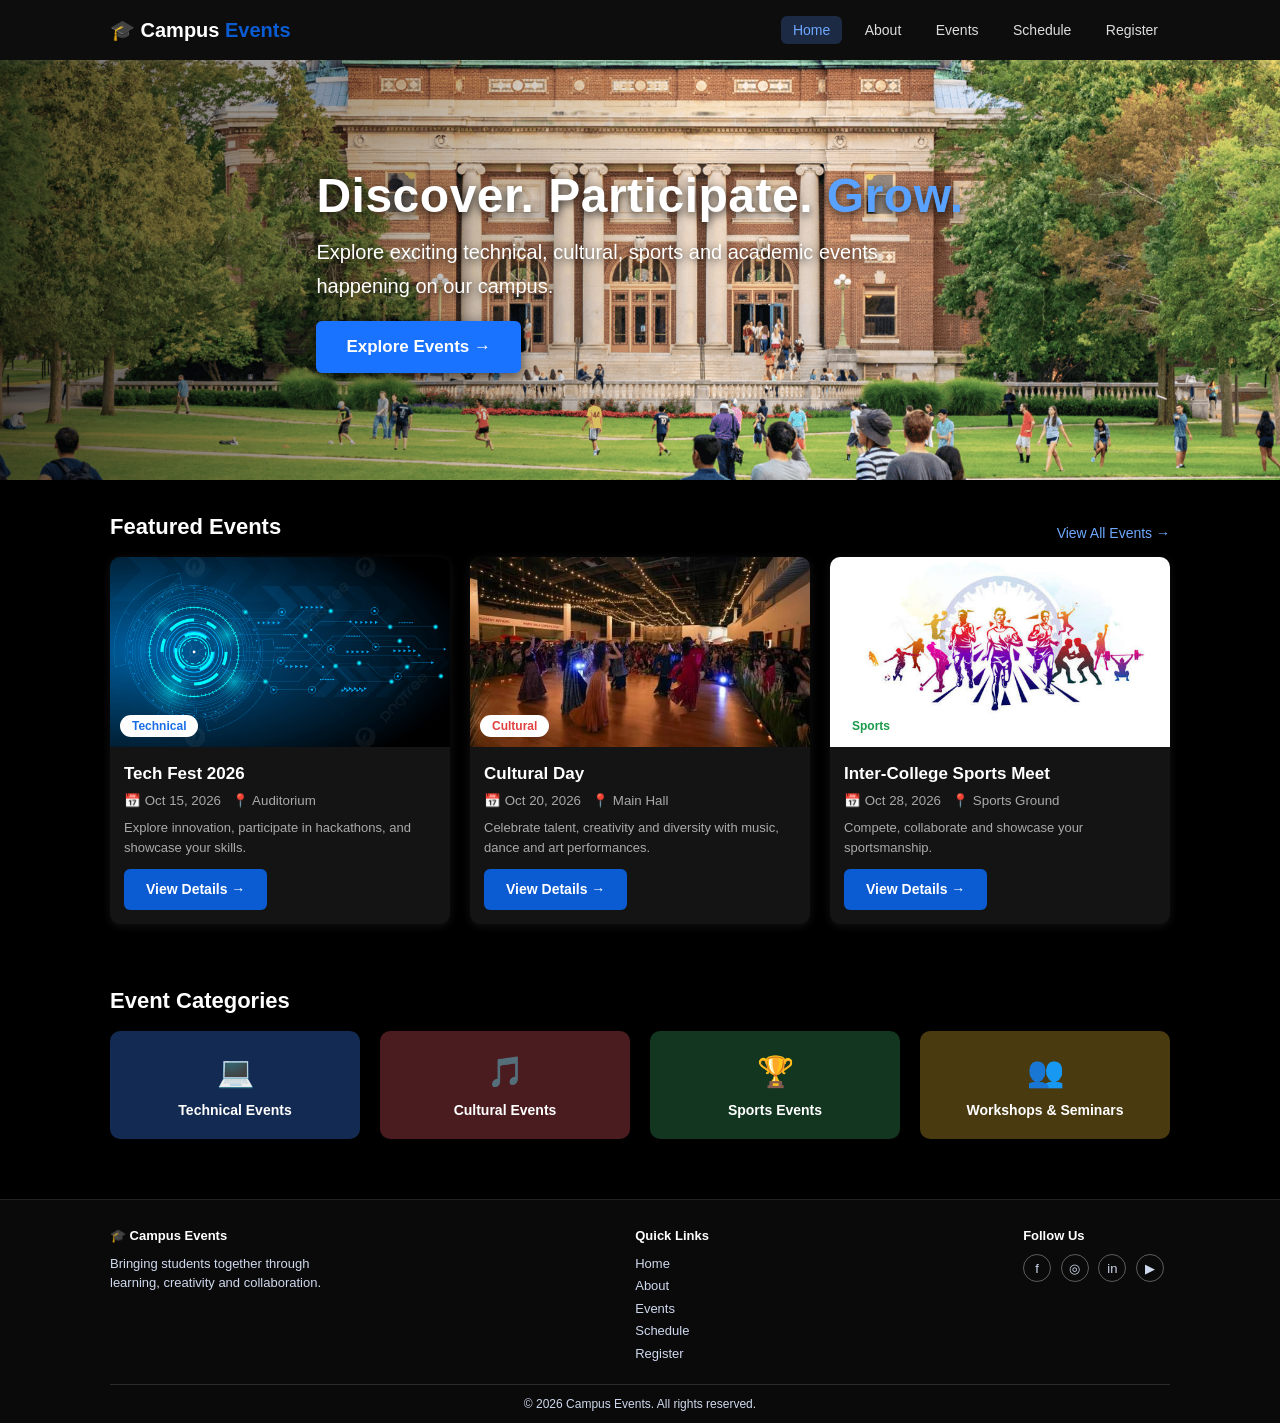
<file: Doodle Assesment-1/campus-events/index.html>
<!DOCTYPE html>
<html lang="en">

<head>
    <meta charset="UTF-8">
    <meta name="viewport" content="width=device-width, initial-scale=1">

    <title>Home | Campus Events</title>

    <link rel="stylesheet" href="style.css">
</head>

<body>

    <!-- Header and Navigation -->
    <header>
        <div class="wrap">

            <a class="logo" href="index.html">
                🎓 Campus <span>Events</span>
            </a>

            <nav>
                <a href="index.html" class="active">Home</a>
                <a href="about.html">About</a>
                <a href="events.html">Events</a>
                <a href="schedule.html">Schedule</a>
                <a href="register.html">Register</a>
            </nav>

        </div>
    </header>

    <!-- Home Banner -->
    <div class="hero home">
        <div class="wrap">

            <h1>
                Discover. Participate. <b>Grow.</b>
            </h1>

            <p>
                Explore exciting technical, cultural, sports and academic
                events happening on our campus.
            </p>

            <a class="btn" href="events.html">
                Explore Events →
            </a>

        </div>
    </div>

    <!-- Featured Events Section -->
    <section>
        <div class="wrap">

            <div class="row">
                <h2>Featured Events</h2>

                <a href="events.html">
                    View All Events →
                </a>
            </div>

            <div class="grid g3">

                <!-- Tech Fest 2026 -->
                <div class="card">

                    <div class="img i1">
                        <span class="tag t-tech">Technical</span>
                    </div>

                    <div class="body">

                        <h3>Tech Fest 2026</h3>

                        <small>
                            📅 Oct 15, 2026 &nbsp; 📍 Auditorium
                        </small>

                        <p>
                            Explore innovation, participate in hackathons,
                            and showcase your skills.
                        </p>

                        <a class="btn" href="event-details.html#techfest">
                            View Details →
                        </a>

                    </div>
                </div>

                <!-- Cultural Day -->
                <div class="card">

                    <div class="img i2">
                        <span class="tag t-cult">Cultural</span>
                    </div>

                    <div class="body">

                        <h3>Cultural Day</h3>

                        <small>
                            📅 Oct 20, 2026 &nbsp; 📍 Main Hall
                        </small>

                        <p>
                            Celebrate talent, creativity and diversity
                            with music, dance and art performances.
                        </p>

                        <a class="btn" href="event-details.html#cultural">
                            View Details →
                        </a>

                    </div>
                </div>

                <!-- Inter-College Sports Meet -->
                <div class="card">

                    <div class="img i3">
                        <span class="tag t-sport">Sports</span>
                    </div>

                    <div class="body">

                        <h3>Inter-College Sports Meet</h3>

                        <small>
                            📅 Oct 28, 2026 &nbsp; 📍 Sports Ground
                        </small>

                        <p>
                            Compete, collaborate and showcase your
                            sportsmanship.
                        </p>

                        <a class="btn" href="event-details.html#sports">
                            View Details →
                        </a>

                    </div>
                </div>

            </div>
        </div>
    </section>

    <!-- Event Categories Section -->
    <section>
        <div class="wrap">

            <h2>Event Categories</h2>

            <div class="grid g4">

                <div class="tile b1">
                    <span class="ic">💻</span>
                    Technical Events
                </div>

                <div class="tile b2">
                    <span class="ic">🎵</span>
                    Cultural Events
                </div>

                <div class="tile b3">
                    <span class="ic">🏆</span>
                    Sports Events
                </div>

                <div class="tile b4">
                    <span class="ic">👥</span>
                    Workshops &amp; Seminars
                </div>

            </div>
        </div>
    </section>

    <!-- Footer -->
    <footer>
        <div class="wrap">

            <div class="fcols">

                <!-- Website Information -->
                <div>
                    <h4>🎓 Campus Events</h4>

                    <p>
                        Bringing students together through<br>
                        learning, creativity and collaboration.
                    </p>
                </div>

                <!-- Quick Links -->
                <div>
                    <h4>Quick Links</h4>

                    <ul>
                        <li>
                            <a href="index.html">Home</a>
                        </li>

                        <li>
                            <a href="about.html">About</a>
                        </li>

                        <li>
                            <a href="events.html">Events</a>
                        </li>

                        <li>
                            <a href="schedule.html">Schedule</a>
                        </li>

                        <li>
                            <a href="register.html">Register</a>
                        </li>
                    </ul>
                </div>

                <!-- Social Media Links -->
                <div class="social">
                    <h4>Follow Us</h4>

                    <a href="#">f</a>
                    <a href="#">◎</a>
                    <a href="#">in</a>
                    <a href="#">▶</a>
                </div>

            </div>

            <p class="copy">
                © 2026 Campus Events. All rights reserved.
            </p>

        </div>
    </footer>

</body>
</html>
</file>
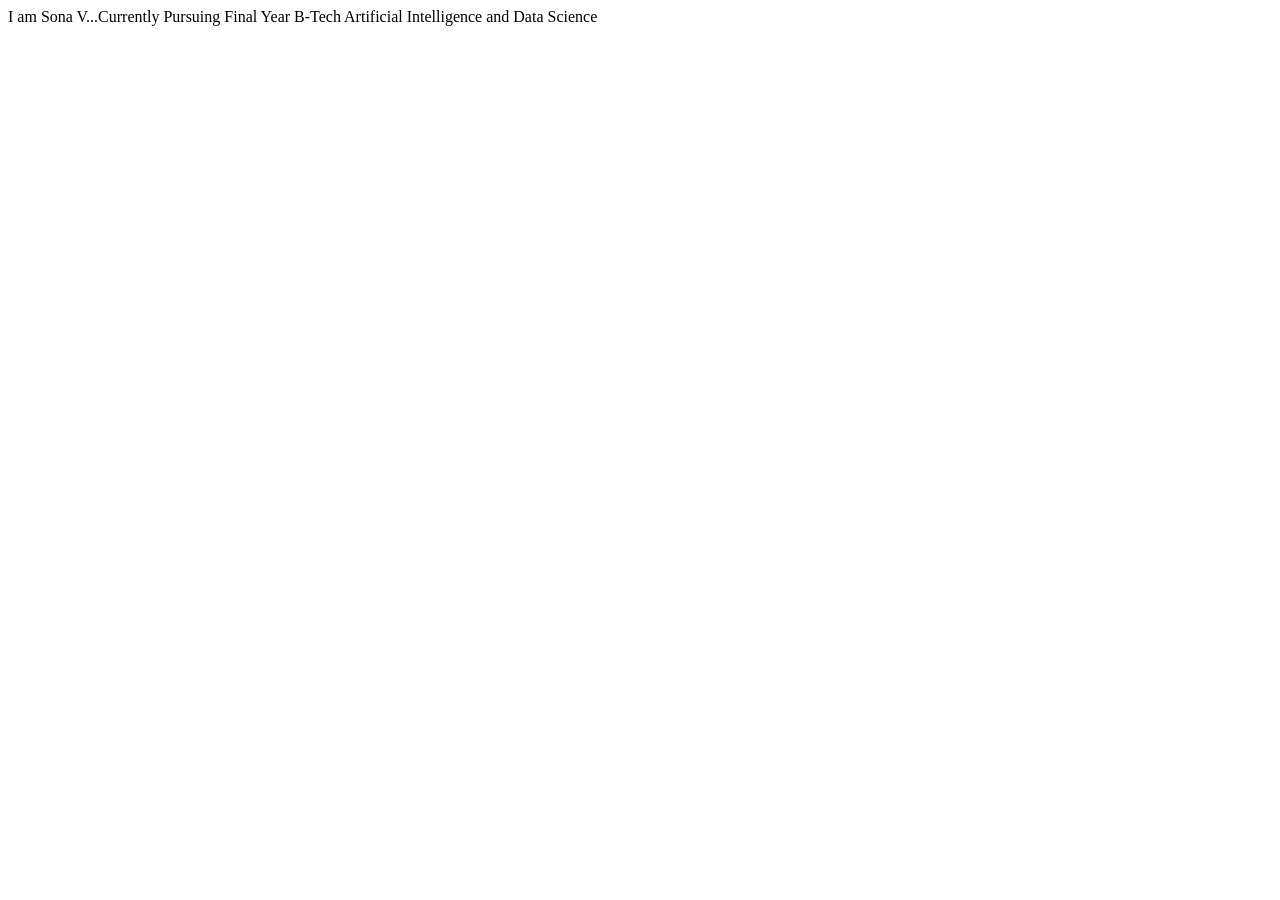
<file: Html/about.html>
<html lang=""en">
<head>
    <meta charset="UTF-8">
    <meta name="viewport" content=""width=device-width,initial-scale=1.0">
    <meta name="description" content="ID CARD">
    <title>About</title>
    <main><p>I am Sona V...Currently Pursuing Final Year B-Tech Artificial Intelligence and Data Science
    </p></main>
</file>
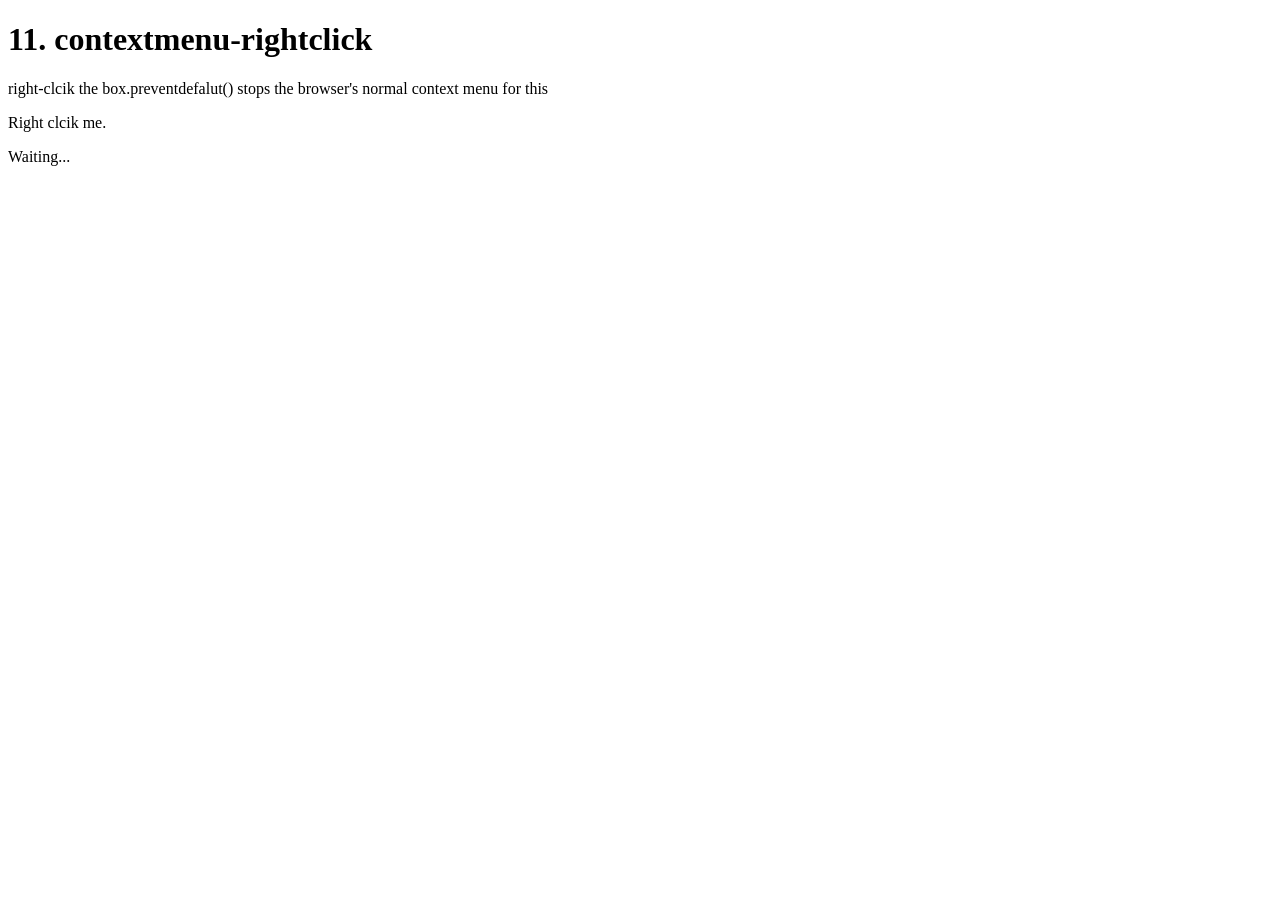
<file: Html/contextmenu.html>
<!DOCTYPE html>
<html lang="en">
     <body>
    <h1>11. contextmenu-rightclick</h1>
    <p>right-clcik the box.preventdefalut() stops the browser's normal context menu for this</p>
    <div id="target" class="box">Right clcik me.<br>
    </div>
    <p id="result" class="result">Waiting...</p>
    <script>
        const target=document.querySelector("#target");
        const result=document.querySelector("#result");

        target.addEventListener("contextmenu",(event) =>{
            event.preventDefault();
           result.textContent="custom right-click action";
           target.ddtyle.backgroundColor="#e9d5ff";
        });
    </script>
</body>
</html>
</file>
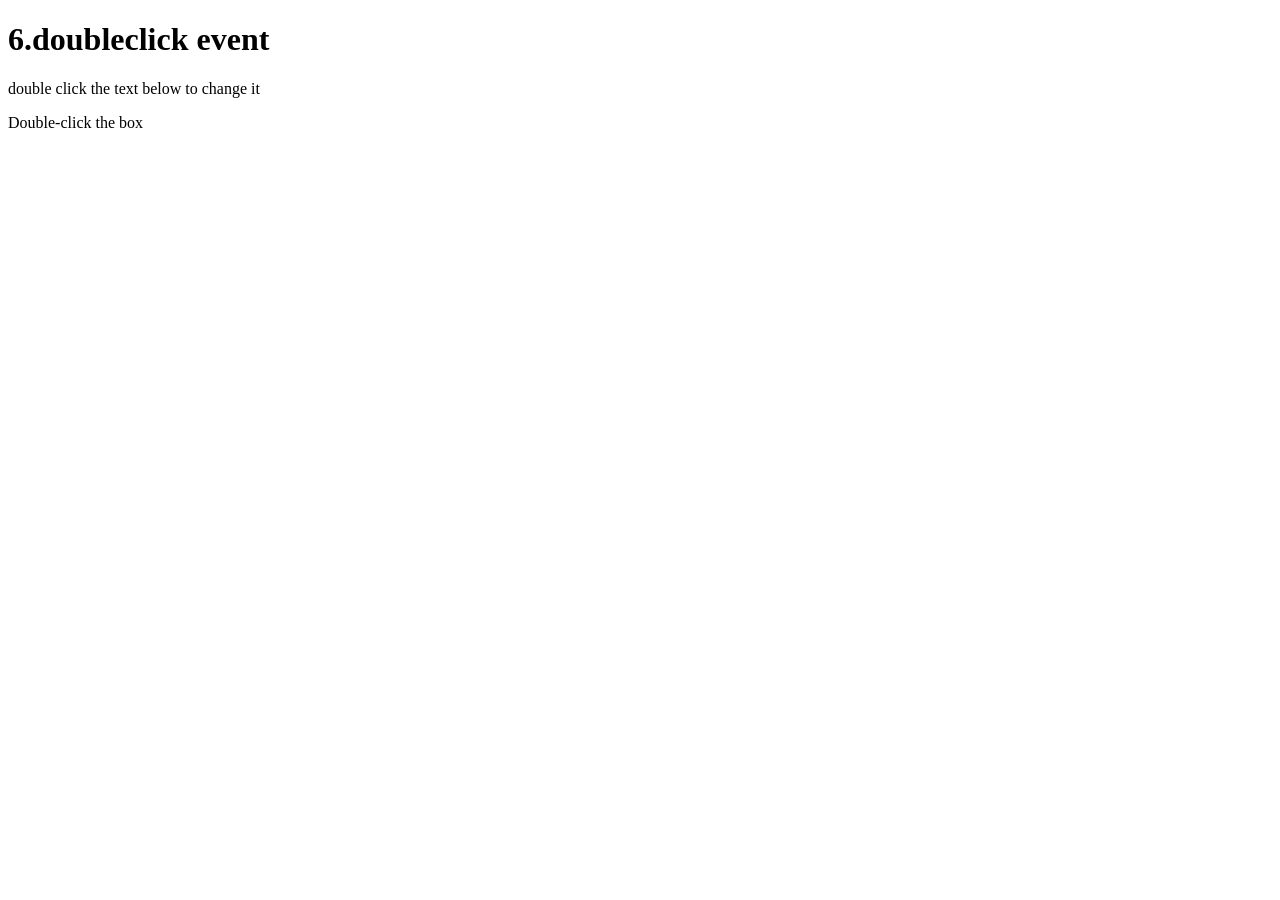
<file: Html/doubleclick.html>
<!DOCTYPE html>
</head><body>
    <h1>6.doubleclick event </h1>
    <p> double click the text below to change it</p>
    <p id="target" class="box">Double-click the box</p>
     <script>
        const target=document.querySelector("#target");
        target.addEventListerner("dblclick",()=>{
            target.textContent="you double clcked the box!";
            target.style.backgroundColor="#bbf7d0";
        });
     </script>
</body>
</file>
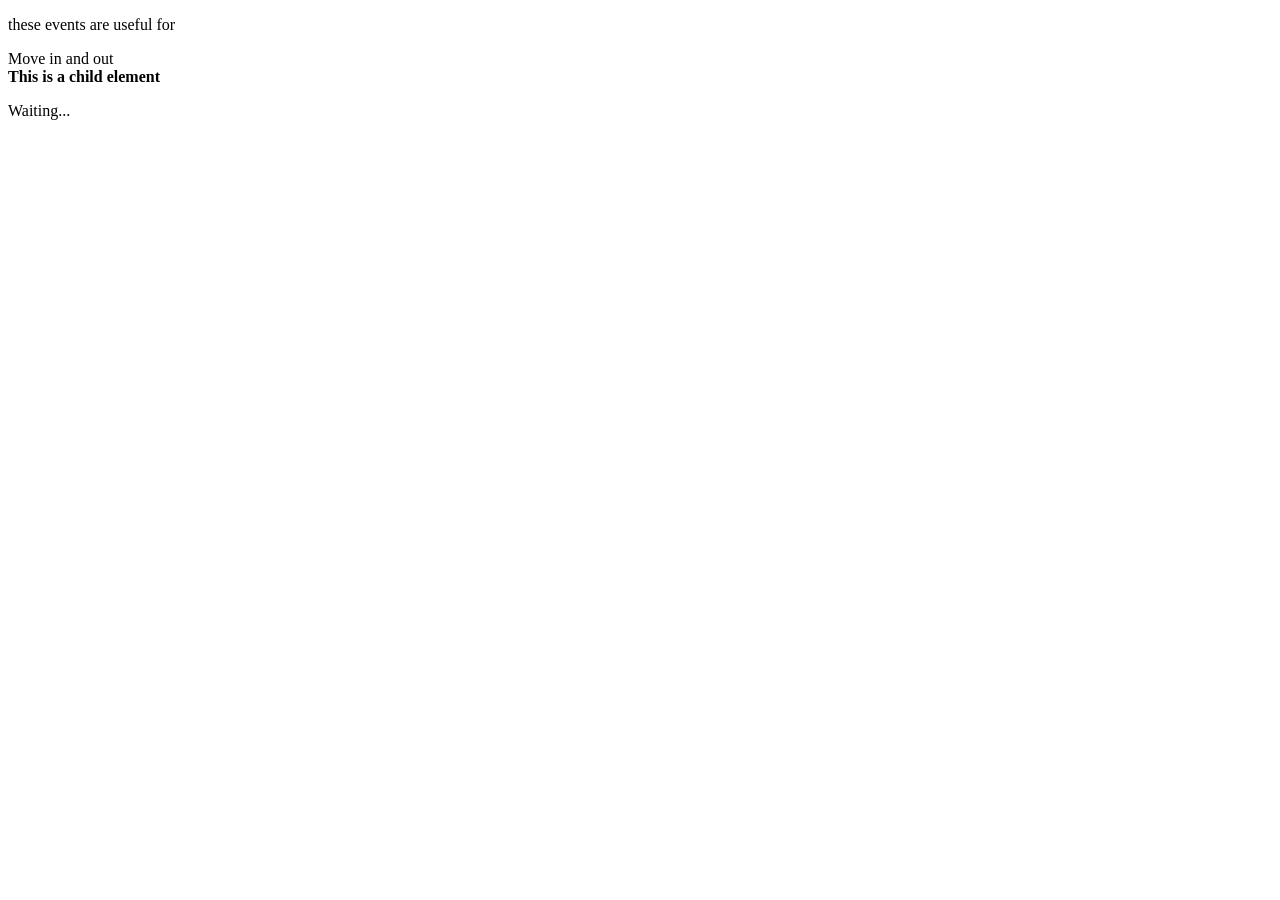
<file: Html/menterleave.html>
<!DOCTYPE html>
<body>
    <p>these events are useful for </p>
    <div id="target" class="box">Move in and out</div> 
    <strong>This is a child element</strong>
</div>
<p id="result" class="result">Waiting...</p>
<script>
    const target=document.querySelector("#target");
    const result=document.querySelector("#result");
    target.addEventListener("mousenter",() =>{
            target.style.backgroundColor="#bbf7d0";
            result.textContent="mouseenter:pointer entered the box";
        });
    target.addEventListener("mouseleave",() =>{
            target.style.backgroundColor="#dbefe";
            result.textContent="mouseleave:pointer left the box";
        });
</script>
</body>
</file>
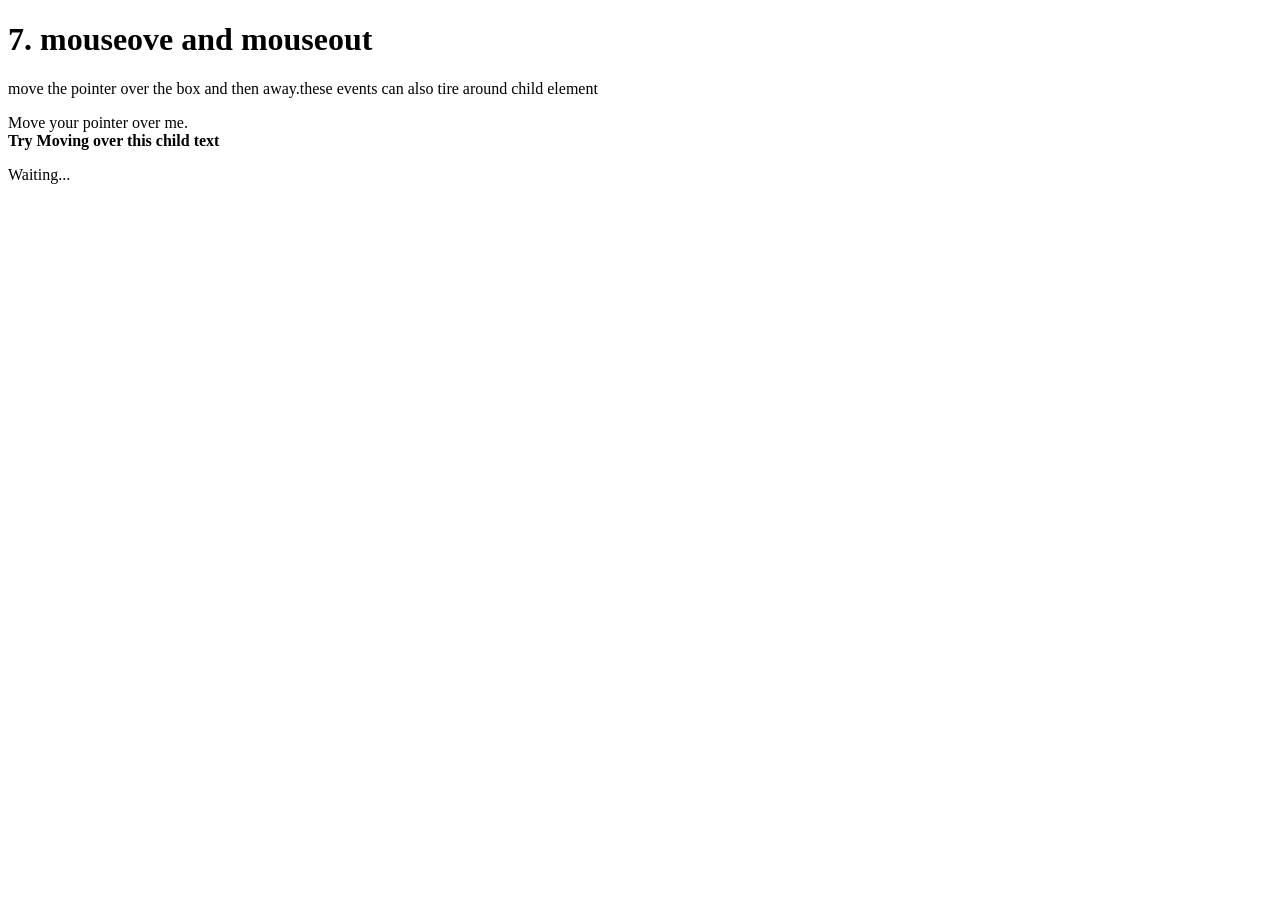
<file: Html/moverout.html>
<!DOCTYPE html>
<html lang="en">
     <body>
    <h1>7. mouseove and mouseout</h1>
    <p>move the pointer over the box and then away.these events can also tire around child element</p>
    <div id="target" class="box">Move your pointer over me.<br>
        <strong>Try Moving over this child text</strong>
    </div>
    <p id="result" class="result">Waiting...</p>
    <script>
        const target=document.querySelector("#target");
        const result=document.querySelector("#result");

        target.addEventListener("mouseover",() =>{
            target.style.backgroundColor="#fed7aa";
            result.textContent="mouseover fired";
        })
    </script>
</body>
</html>
</file>
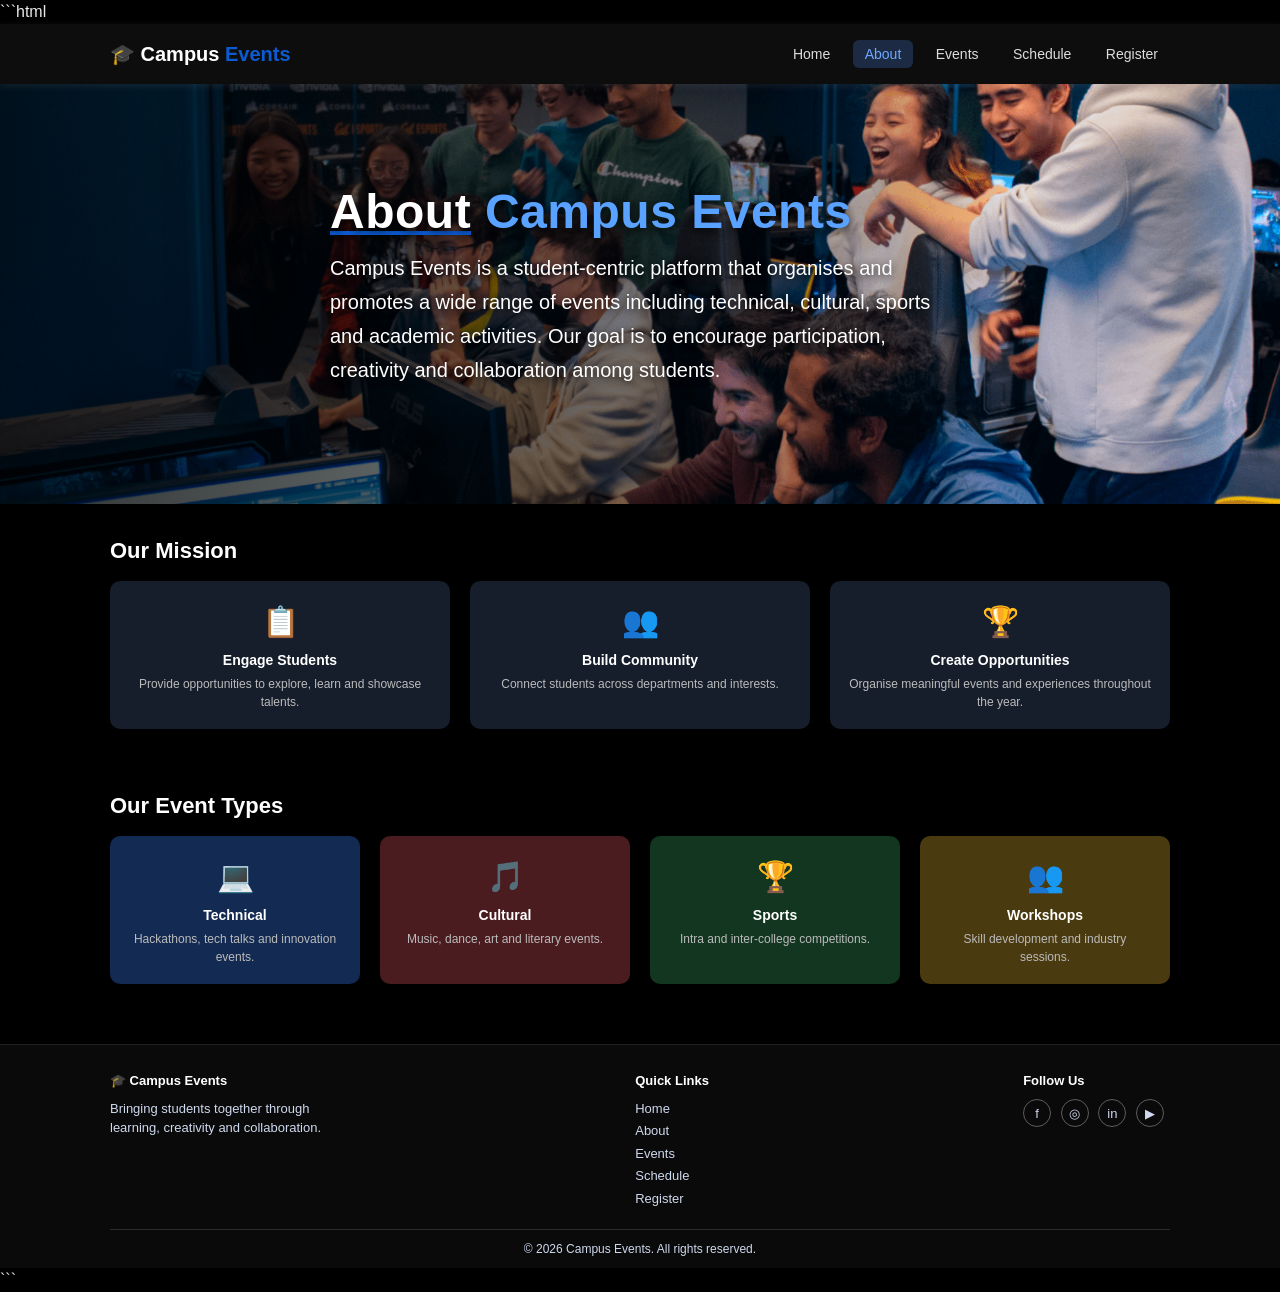
<file: Doodle Assesment-1/campus-events/about.html>
```html
<!DOCTYPE html>
<html lang="en">
<head>
    <meta charset="UTF-8">
    <meta name="viewport" content="width=device-width, initial-scale=1">
    <title>About | Campus Events</title>
    <link rel="stylesheet" href="style.css">
</head>
<body>

    <!-- Header -->
    <header>
        <div class="wrap">
            <a class="logo" href="index.html">
                🎓 Campus <span>Events</span>
            </a>

            <nav>
                <a href="index.html">Home</a>
                <a href="about.html" class="active">About</a>
                <a href="events.html">Events</a>
                <a href="schedule.html">Schedule</a>
                <a href="register.html">Register</a>
            </nav>
        </div>
    </header>

    <!-- About Hero Section -->
    <div class="hero small about">
        <div class="wrap">
            <h1 style="font-size:28px">
                <u style="text-decoration-color:#0b5bd3">About</u>
                <b>Campus Events</b>
            </h1>

            <p>
                Campus Events is a student-centric platform that organises
                and promotes a wide range of events including technical,
                cultural, sports and academic activities. Our goal is to
                encourage participation, creativity and collaboration
                among students.
            </p>
        </div>
    </div>

    <!-- Our Mission Section -->
    <section class="mission">
        <div class="wrap">
            <h2>Our Mission</h2>

            <div class="grid g3">

                <div class="tile">
                    <span class="ic">📋</span>
                    Engage Students
                    <p>
                        Provide opportunities to explore, learn and
                        showcase talents.
                    </p>
                </div>

                <div class="tile">
                    <span class="ic">👥</span>
                    Build Community
                    <p>
                        Connect students across departments and interests.
                    </p>
                </div>

                <div class="tile">
                    <span class="ic">🏆</span>
                    Create Opportunities
                    <p>
                        Organise meaningful events and experiences
                        throughout the year.
                    </p>
                </div>

            </div>
        </div>
    </section>

    <!-- Our Event Types Section -->
    <section>
        <div class="wrap">
            <h2>Our Event Types</h2>

            <div class="grid g4">

                <div class="tile b1">
                    <span class="ic">💻</span>
                    Technical
                    <p>
                        Hackathons, tech talks and innovation events.
                    </p>
                </div>

                <div class="tile b2">
                    <span class="ic">🎵</span>
                    Cultural
                    <p>
                        Music, dance, art and literary events.
                    </p>
                </div>

                <div class="tile b3">
                    <span class="ic">🏆</span>
                    Sports
                    <p>
                        Intra and inter-college competitions.
                    </p>
                </div>

                <div class="tile b4">
                    <span class="ic">👥</span>
                    Workshops
                    <p>
                        Skill development and industry sessions.
                    </p>
                </div>

            </div>
        </div>
    </section>

    <!-- Footer -->
    <footer>
        <div class="wrap">
            <div class="fcols">

                <!-- Website Description -->
                <div>
                    <h4>🎓 Campus Events</h4>
                    <p>
                        Bringing students together through<br>
                        learning, creativity and collaboration.
                    </p>
                </div>

                <!-- Quick Links -->
                <div>
                    <h4>Quick Links</h4>
                    <ul>
                        <li><a href="index.html">Home</a></li>
                        <li><a href="about.html">About</a></li>
                        <li><a href="events.html">Events</a></li>
                        <li><a href="schedule.html">Schedule</a></li>
                        <li><a href="register.html">Register</a></li>
                    </ul>
                </div>

                <!-- Social Media Links -->
                <div class="social">
                    <h4>Follow Us</h4>
                    <a href="#">f</a>
                    <a href="#">◎</a>
                    <a href="#">in</a>
                    <a href="#">▶</a>
                </div>

            </div>

            <!-- Copyright -->
            <p class="copy">
                © 2026 Campus Events. All rights reserved.
            </p>
        </div>
    </footer>

</body>
</html>
```
</file>
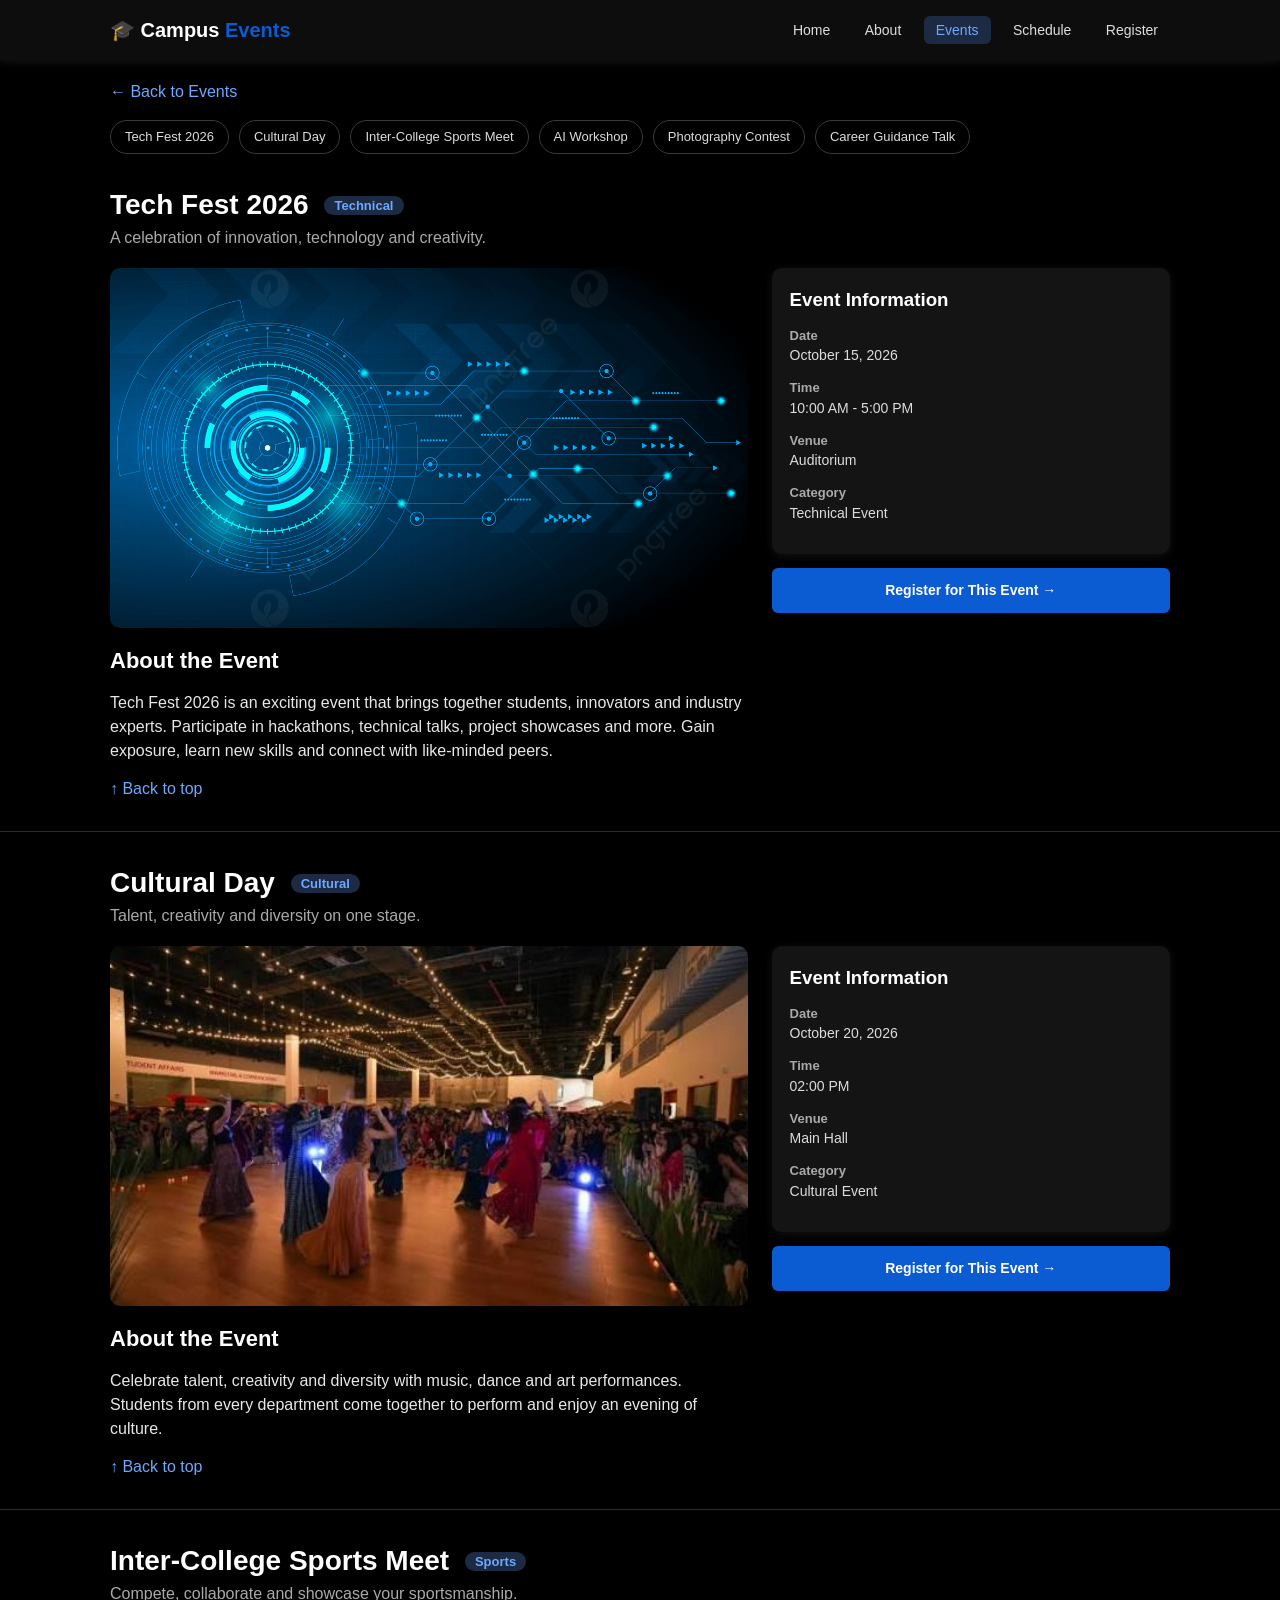
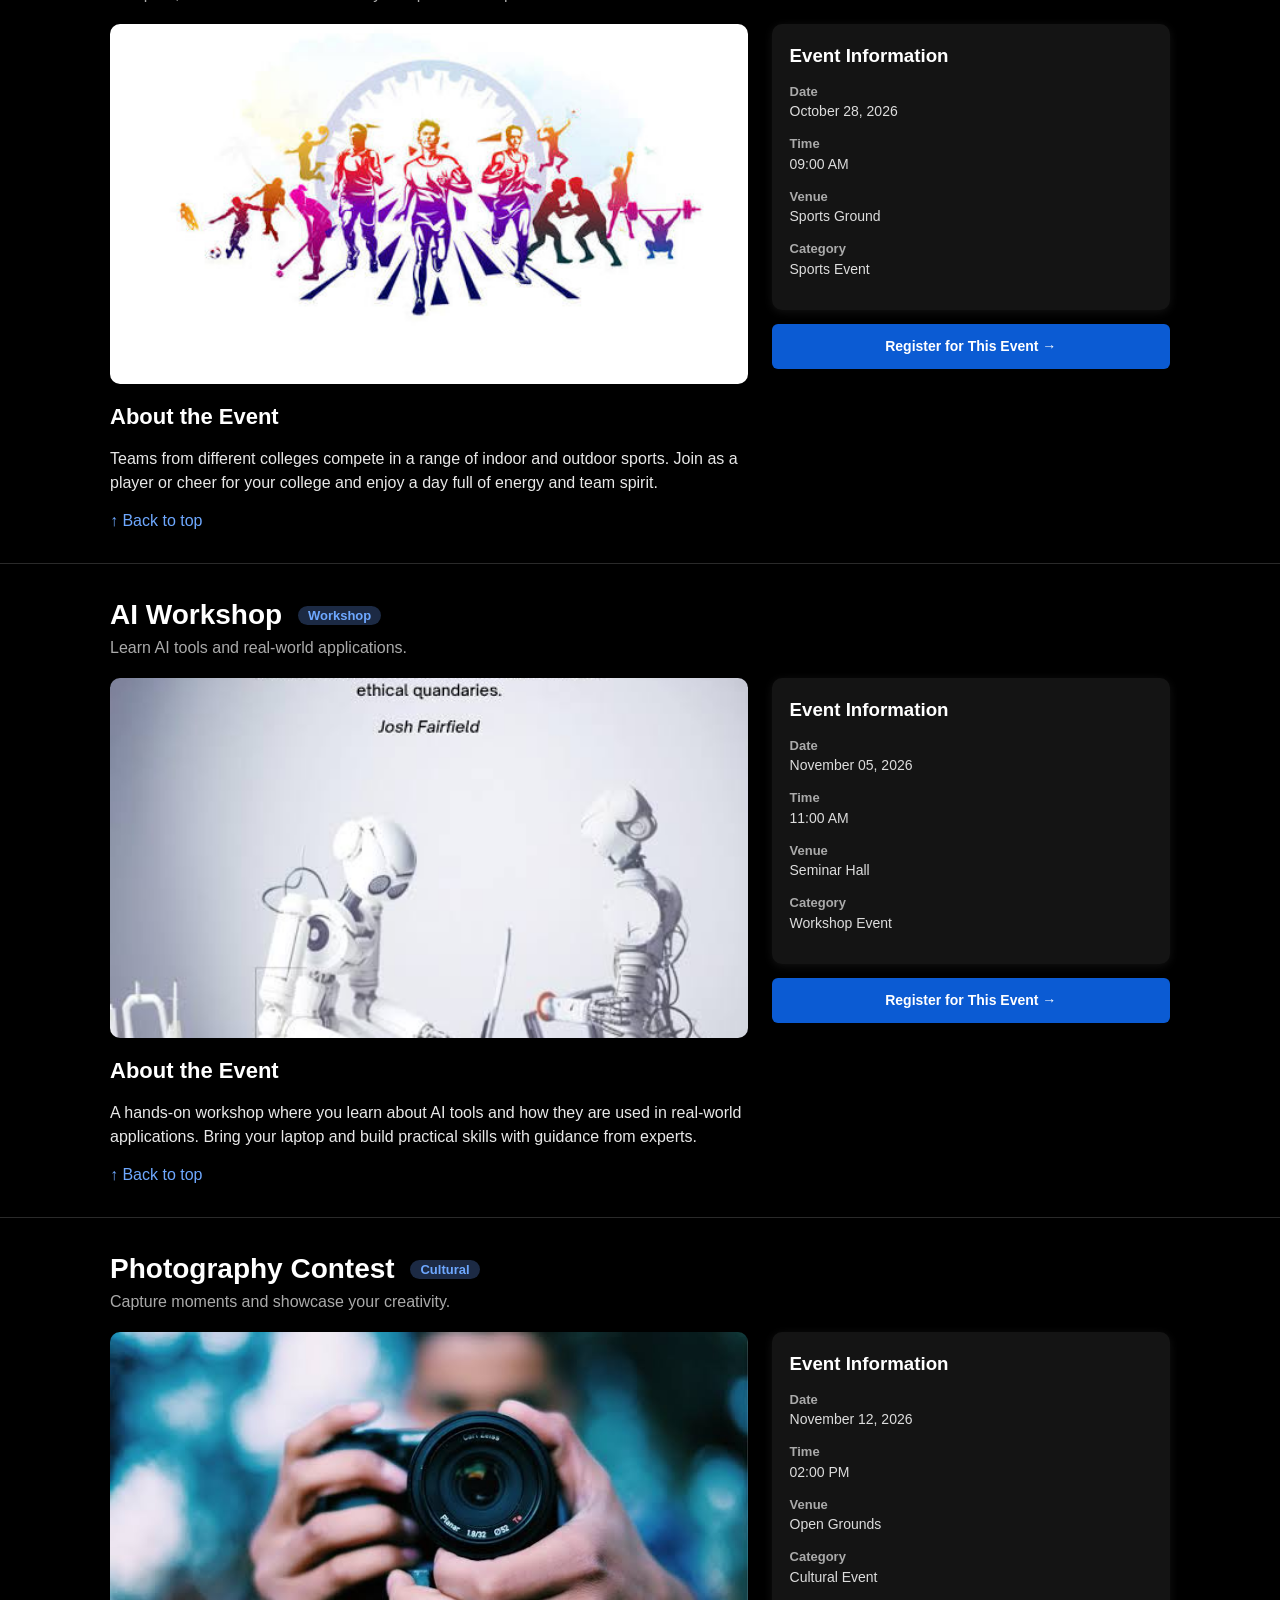
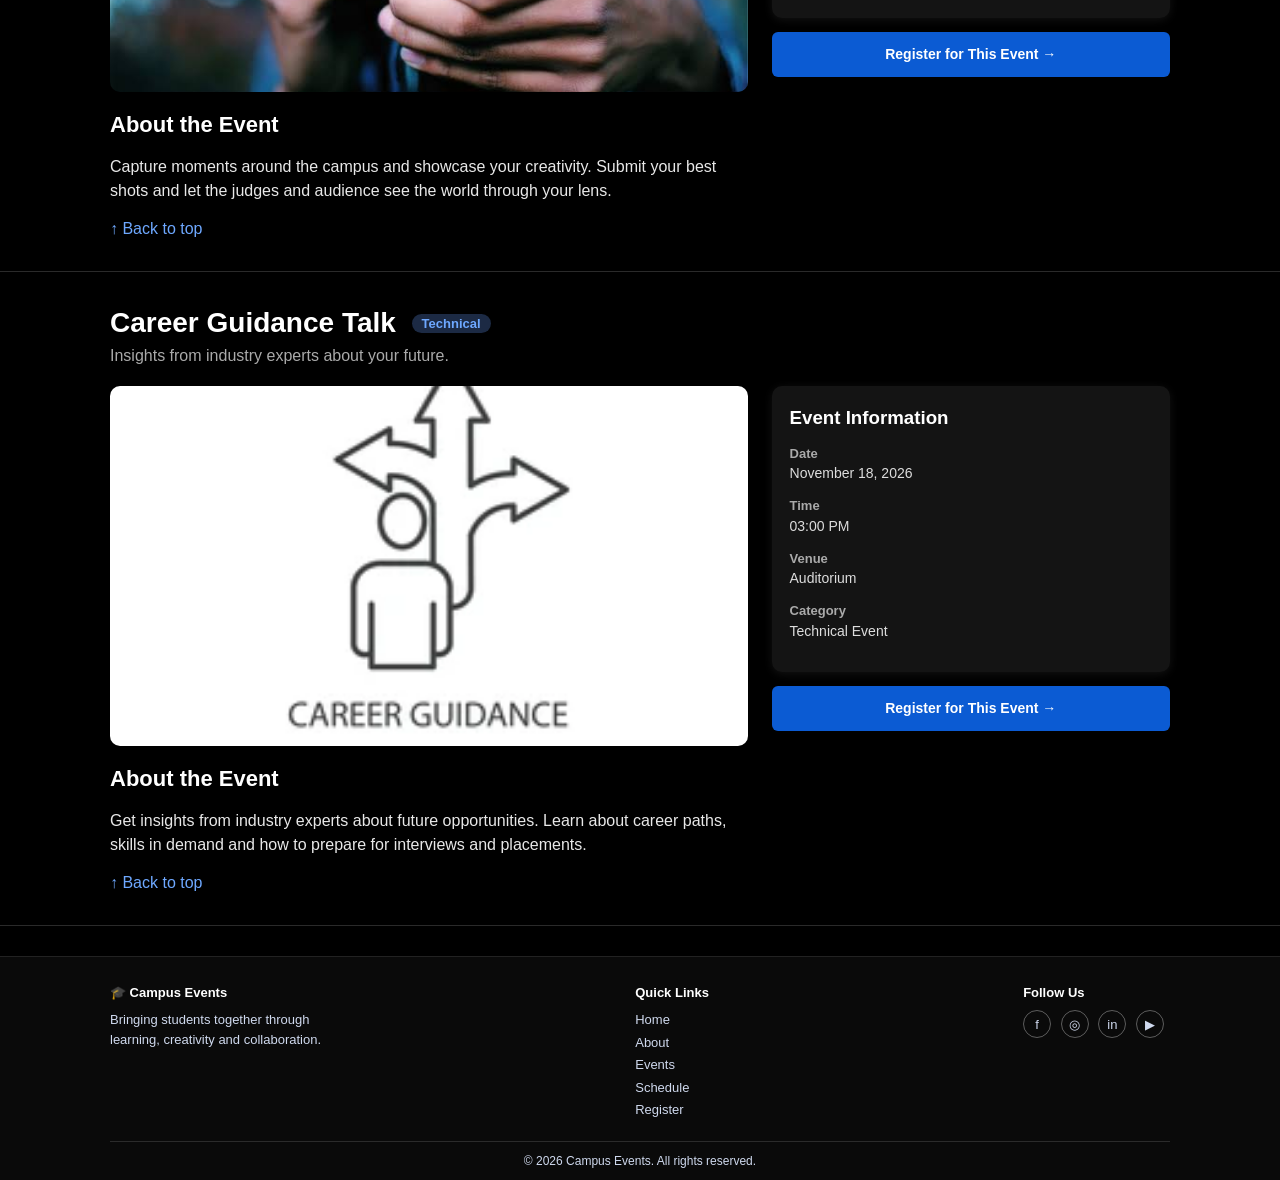
<file: Doodle Assesment-1/campus-events/event-details.html>
<!DOCTYPE html>
<html lang="en">

<head>
    <meta charset="UTF-8">
    <meta name="viewport" content="width=device-width, initial-scale=1">
    <title>Event Details | Campus Events</title>
    <link rel="stylesheet" href="style.css">
</head>

<body id="top">

    <!-- Header -->
    <header>
        <div class="wrap">

            <a class="logo" href="index.html">
                🎓 Campus <span>Events</span>
            </a>

            <nav>
                <a href="index.html">Home</a>
                <a href="about.html">About</a>
                <a href="events.html" class="active">Events</a>
                <a href="schedule.html">Schedule</a>
                <a href="register.html">Register</a>
            </nav>

        </div>
    </header>

    <!-- Event Navigation -->
    <div class="wrap" style="padding-top: 20px;">

        <a href="events.html" style="color: #6ea8ff;">
            ← Back to Events
        </a>

        <div class="chips">
            <a href="#techfest">Tech Fest 2026</a>
            <a href="#cultural">Cultural Day</a>
            <a href="#sports">Inter-College Sports Meet</a>
            <a href="#workshop">AI Workshop</a>
            <a href="#photography">Photography Contest</a>
            <a href="#career">Career Guidance Talk</a>
        </div>

    </div>

    <!-- Tech Fest 2026 -->
    <section class="event" id="techfest">
        <div class="wrap">

            <h1 class="page-title">
                Tech Fest 2026
                <span class="badge">Technical</span>
            </h1>

            <p class="sub">
                A celebration of innovation, technology and creativity.
            </p>

            <div class="details">

                <div>
                    <div class="big i1"></div>

                    <h2 style="margin-top: 16px;">About the Event</h2>

                    <p>
                        Tech Fest 2026 is an exciting event that brings
                        together students, innovators and industry experts.
                        Participate in hackathons, technical talks, project
                        showcases and more. Gain exposure, learn new skills
                        and connect with like-minded peers.
                    </p>
                </div>

                <div>
                    <div class="info">

                        <h3>Event Information</h3>

                        <p><b>Date</b> October 15, 2026</p>
                        <p><b>Time</b> 10:00 AM - 5:00 PM</p>
                        <p><b>Venue</b> Auditorium</p>
                        <p><b>Category</b> Technical Event</p>

                    </div>

                    <a class="btn full"
                       style="margin-top: 14px; text-align: center;"
                       href="register.html">
                        Register for This Event →
                    </a>
                </div>

            </div>

            <p style="margin-top: 14px;">
                <a href="#top" style="color: #6ea8ff;">
                    ↑ Back to top
                </a>
            </p>

        </div>
    </section>

    <!-- Cultural Day -->
    <section class="event" id="cultural">
        <div class="wrap">

            <h1 class="page-title">
                Cultural Day
                <span class="badge">Cultural</span>
            </h1>

            <p class="sub">
                Talent, creativity and diversity on one stage.
            </p>

            <div class="details">

                <div>
                    <div class="big i2"></div>

                    <h2 style="margin-top: 16px;">About the Event</h2>

                    <p>
                        Celebrate talent, creativity and diversity with
                        music, dance and art performances. Students from
                        every department come together to perform and
                        enjoy an evening of culture.
                    </p>
                </div>

                <div>
                    <div class="info">

                        <h3>Event Information</h3>

                        <p><b>Date</b> October 20, 2026</p>
                        <p><b>Time</b> 02:00 PM</p>
                        <p><b>Venue</b> Main Hall</p>
                        <p><b>Category</b> Cultural Event</p>

                    </div>

                    <a class="btn full"
                       style="margin-top: 14px; text-align: center;"
                       href="register.html">
                        Register for This Event →
                    </a>
                </div>

            </div>

            <p style="margin-top: 14px;">
                <a href="#top" style="color: #6ea8ff;">
                    ↑ Back to top
                </a>
            </p>

        </div>
    </section>

    <!-- Inter-College Sports Meet -->
    <section class="event" id="sports">
        <div class="wrap">

            <h1 class="page-title">
                Inter-College Sports Meet
                <span class="badge">Sports</span>
            </h1>

            <p class="sub">
                Compete, collaborate and showcase your sportsmanship.
            </p>

            <div class="details">

                <div>
                    <div class="big i3"></div>

                    <h2 style="margin-top: 16px;">About the Event</h2>

                    <p>
                        Teams from different colleges compete in a range
                        of indoor and outdoor sports. Join as a player or
                        cheer for your college and enjoy a day full of
                        energy and team spirit.
                    </p>
                </div>

                <div>
                    <div class="info">

                        <h3>Event Information</h3>

                        <p><b>Date</b> October 28, 2026</p>
                        <p><b>Time</b> 09:00 AM</p>
                        <p><b>Venue</b> Sports Ground</p>
                        <p><b>Category</b> Sports Event</p>

                    </div>

                    <a class="btn full"
                       style="margin-top: 14px; text-align: center;"
                       href="register.html">
                        Register for This Event →
                    </a>
                </div>

            </div>

            <p style="margin-top: 14px;">
                <a href="#top" style="color: #6ea8ff;">
                    ↑ Back to top
                </a>
            </p>

        </div>
    </section>

    <!-- AI Workshop -->
    <section class="event" id="workshop">
        <div class="wrap">

            <h1 class="page-title">
                AI Workshop
                <span class="badge">Workshop</span>
            </h1>

            <p class="sub">
                Learn AI tools and real-world applications.
            </p>

            <div class="details">

                <div>
                    <div class="big i4"></div>

                    <h2 style="margin-top: 16px;">About the Event</h2>

                    <p>
                        A hands-on workshop where you learn about AI tools
                        and how they are used in real-world applications.
                        Bring your laptop and build practical skills with
                        guidance from experts.
                    </p>
                </div>

                <div>
                    <div class="info">

                        <h3>Event Information</h3>

                        <p><b>Date</b> November 05, 2026</p>
                        <p><b>Time</b> 11:00 AM</p>
                        <p><b>Venue</b> Seminar Hall</p>
                        <p><b>Category</b> Workshop Event</p>

                    </div>

                    <a class="btn full"
                       style="margin-top: 14px; text-align: center;"
                       href="register.html">
                        Register for This Event →
                    </a>
                </div>

            </div>

            <p style="margin-top: 14px;">
                <a href="#top" style="color: #6ea8ff;">
                    ↑ Back to top
                </a>
            </p>

        </div>
    </section>

    <!-- Photography Contest -->
    <section class="event" id="photography">
        <div class="wrap">

            <h1 class="page-title">
                Photography Contest
                <span class="badge">Cultural</span>
            </h1>

            <p class="sub">
                Capture moments and showcase your creativity.
            </p>

            <div class="details">

                <div>
                    <div class="big i5"></div>

                    <h2 style="margin-top: 16px;">About the Event</h2>

                    <p>
                        Capture moments around the campus and showcase
                        your creativity. Submit your best shots and let
                        the judges and audience see the world through
                        your lens.
                    </p>
                </div>

                <div>
                    <div class="info">

                        <h3>Event Information</h3>

                        <p><b>Date</b> November 12, 2026</p>
                        <p><b>Time</b> 02:00 PM</p>
                        <p><b>Venue</b> Open Grounds</p>
                        <p><b>Category</b> Cultural Event</p>

                    </div>

                    <a class="btn full"
                       style="margin-top: 14px; text-align: center;"
                       href="register.html">
                        Register for This Event →
                    </a>
                </div>

            </div>

            <p style="margin-top: 14px;">
                <a href="#top" style="color: #6ea8ff;">
                    ↑ Back to top
                </a>
            </p>

        </div>
    </section>

    <!-- Career Guidance Talk -->
    <section class="event" id="career">
        <div class="wrap">

            <h1 class="page-title">
                Career Guidance Talk
                <span class="badge">Technical</span>
            </h1>

            <p class="sub">
                Insights from industry experts about your future.
            </p>

            <div class="details">

                <div>
                    <div class="big i6"></div>

                    <h2 style="margin-top: 16px;">About the Event</h2>

                    <p>
                        Get insights from industry experts about future
                        opportunities. Learn about career paths, skills
                        in demand and how to prepare for interviews and
                        placements.
                    </p>
                </div>

                <div>
                    <div class="info">

                        <h3>Event Information</h3>

                        <p><b>Date</b> November 18, 2026</p>
                        <p><b>Time</b> 03:00 PM</p>
                        <p><b>Venue</b> Auditorium</p>
                        <p><b>Category</b> Technical Event</p>

                    </div>

                    <a class="btn full"
                       style="margin-top: 14px; text-align: center;"
                       href="register.html">
                        Register for This Event →
                    </a>
                </div>

            </div>

            <p style="margin-top: 14px;">
                <a href="#top" style="color: #6ea8ff;">
                    ↑ Back to top
                </a>
            </p>

        </div>
    </section>

    <!-- Footer -->
    <footer>
        <div class="wrap">

            <div class="fcols">

                <div>
                    <h4>🎓 Campus Events</h4>

                    <p>
                        Bringing students together through<br>
                        learning, creativity and collaboration.
                    </p>
                </div>

                <div>
                    <h4>Quick Links</h4>

                    <ul>
                        <li><a href="index.html">Home</a></li>
                        <li><a href="about.html">About</a></li>
                        <li><a href="events.html">Events</a></li>
                        <li><a href="schedule.html">Schedule</a></li>
                        <li><a href="register.html">Register</a></li>
                    </ul>
                </div>

                <div class="social">
                    <h4>Follow Us</h4>

                    <a href="#">f</a>
                    <a href="#">◎</a>
                    <a href="#">in</a>
                    <a href="#">▶</a>
                </div>

            </div>

            <p class="copy">
                © 2026 Campus Events. All rights reserved.
            </p>

        </div>
    </footer>

</body>
</html>
</file>
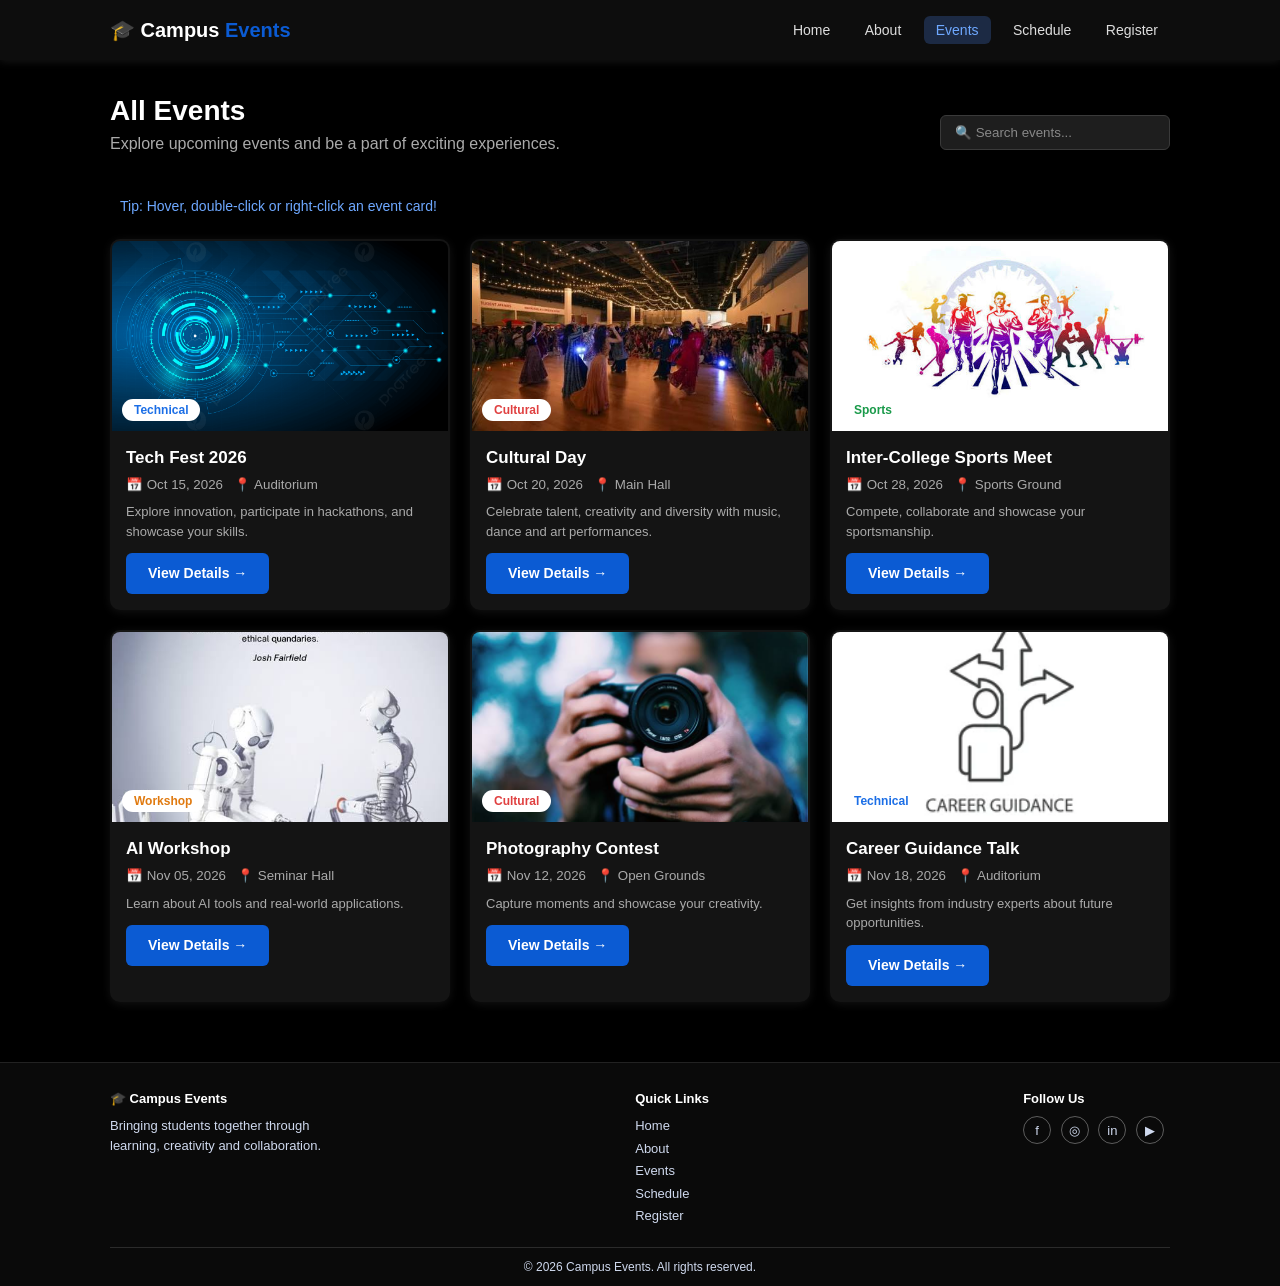
<file: Doodle Assesment-1/campus-events/events.html>
<!DOCTYPE html>
<html lang="en">
<head>
    <meta charset="UTF-8">
    <meta name="viewport" content="width=device-width, initial-scale=1">
    <title>Events | Campus Events</title>
    <link rel="stylesheet" href="style.css">
</head>
<body>

<header>
    <div class="wrap">
        <a class="logo" href="index.html">🎓 Campus <span>Events</span></a>
        <nav>
            <a href="index.html">Home</a>
            <a href="about.html">About</a>
            <a href="events.html" class="active">Events</a>
            <a href="schedule.html">Schedule</a>
            <a href="register.html">Register</a>
        </nav>
    </div>
</header>

<section>
    <div class="wrap">

        <div class="row">
            <div>
                <h1 class="page-title">All Events</h1>
                <p class="sub">Explore upcoming events and be a part of exciting experiences.</p>
            </div>

            <input
                class="search"
                id="searchEvents"
                type="search"
                placeholder="🔍 Search events..."
                aria-label="Search events"
            >
        </div>

        <p id="eventMessage" class="result" aria-live="polite">
            Tip: Hover, double-click or right-click an event card!
        </p>

        <div class="grid g3" id="eventGrid">

            <div class="card event-card" data-name="tech fest 2026 technical">
                <div class="img i1">
                    <span class="tag t-tech">Technical</span>
                </div>
                <div class="body">
                    <h3>Tech Fest 2026</h3>
                    <small>📅 Oct 15, 2026 &nbsp; 📍 Auditorium</small>
                    <p>Explore innovation, participate in hackathons, and showcase your skills.</p>
                    <a class="btn" href="event-details.html#techfest">View Details →</a>
                </div>
            </div>

            <div class="card event-card" data-name="cultural day cultural">
                <div class="img i2">
                    <span class="tag t-cult">Cultural</span>
                </div>
                <div class="body">
                    <h3>Cultural Day</h3>
                    <small>📅 Oct 20, 2026 &nbsp; 📍 Main Hall</small>
                    <p>Celebrate talent, creativity and diversity with music, dance and art performances.</p>
                    <a class="btn" href="event-details.html#cultural">View Details →</a>
                </div>
            </div>

            <div class="card event-card" data-name="inter college sports meet sports">
                <div class="img i3">
                    <span class="tag t-sport">Sports</span>
                </div>
                <div class="body">
                    <h3>Inter-College Sports Meet</h3>
                    <small>📅 Oct 28, 2026 &nbsp; 📍 Sports Ground</small>
                    <p>Compete, collaborate and showcase your sportsmanship.</p>
                    <a class="btn" href="event-details.html#sports">View Details →</a>
                </div>
            </div>

            <div class="card event-card" data-name="ai workshop workshop">
                <div class="img i4">
                    <span class="tag t-work">Workshop</span>
                </div>
                <div class="body">
                    <h3>AI Workshop</h3>
                    <small>📅 Nov 05, 2026 &nbsp; 📍 Seminar Hall</small>
                    <p>Learn about AI tools and real-world applications.</p>
                    <a class="btn" href="event-details.html#workshop">View Details →</a>
                </div>
            </div>

            <div class="card event-card" data-name="photography contest cultural">
                <div class="img i5">
                    <span class="tag t-cult">Cultural</span>
                </div>
                <div class="body">
                    <h3>Photography Contest</h3>
                    <small>📅 Nov 12, 2026 &nbsp; 📍 Open Grounds</small>
                    <p>Capture moments and showcase your creativity.</p>
                    <a class="btn" href="event-details.html#photography">View Details →</a>
                </div>
            </div>

            <div class="card event-card" data-name="career guidance talk technical">
                <div class="img i6">
                    <span class="tag t-tech">Technical</span>
                </div>
                <div class="body">
                    <h3>Career Guidance Talk</h3>
                    <small>📅 Nov 18, 2026 &nbsp; 📍 Auditorium</small>
                    <p>Get insights from industry experts about future opportunities.</p>
                    <a class="btn" href="event-details.html#career">View Details →</a>
                </div>
            </div>

        </div>
    </div>
</section>

<footer>
    <div class="wrap">
        <div class="fcols">
            <div>
                <h4>🎓 Campus Events</h4>
                <p>Bringing students together through<br>learning, creativity and collaboration.</p>
            </div>

            <div>
                <h4>Quick Links</h4>
                <ul>
                    <li><a href="index.html">Home</a></li>
                    <li><a href="about.html">About</a></li>
                    <li><a href="events.html">Events</a></li>
                    <li><a href="schedule.html">Schedule</a></li>
                    <li><a href="register.html">Register</a></li>
                </ul>
            </div>

            <div class="social">
                <h4>Follow Us</h4>
                <a href="#">f</a>
                <a href="#">◎</a>
                <a href="#">in</a>
                <a href="#">▶</a>
            </div>
        </div>

        <p class="copy">© 2026 Campus Events. All rights reserved.</p>
    </div>
</footer>

<script src="script.js"></script>
</body>
</html>
</file>
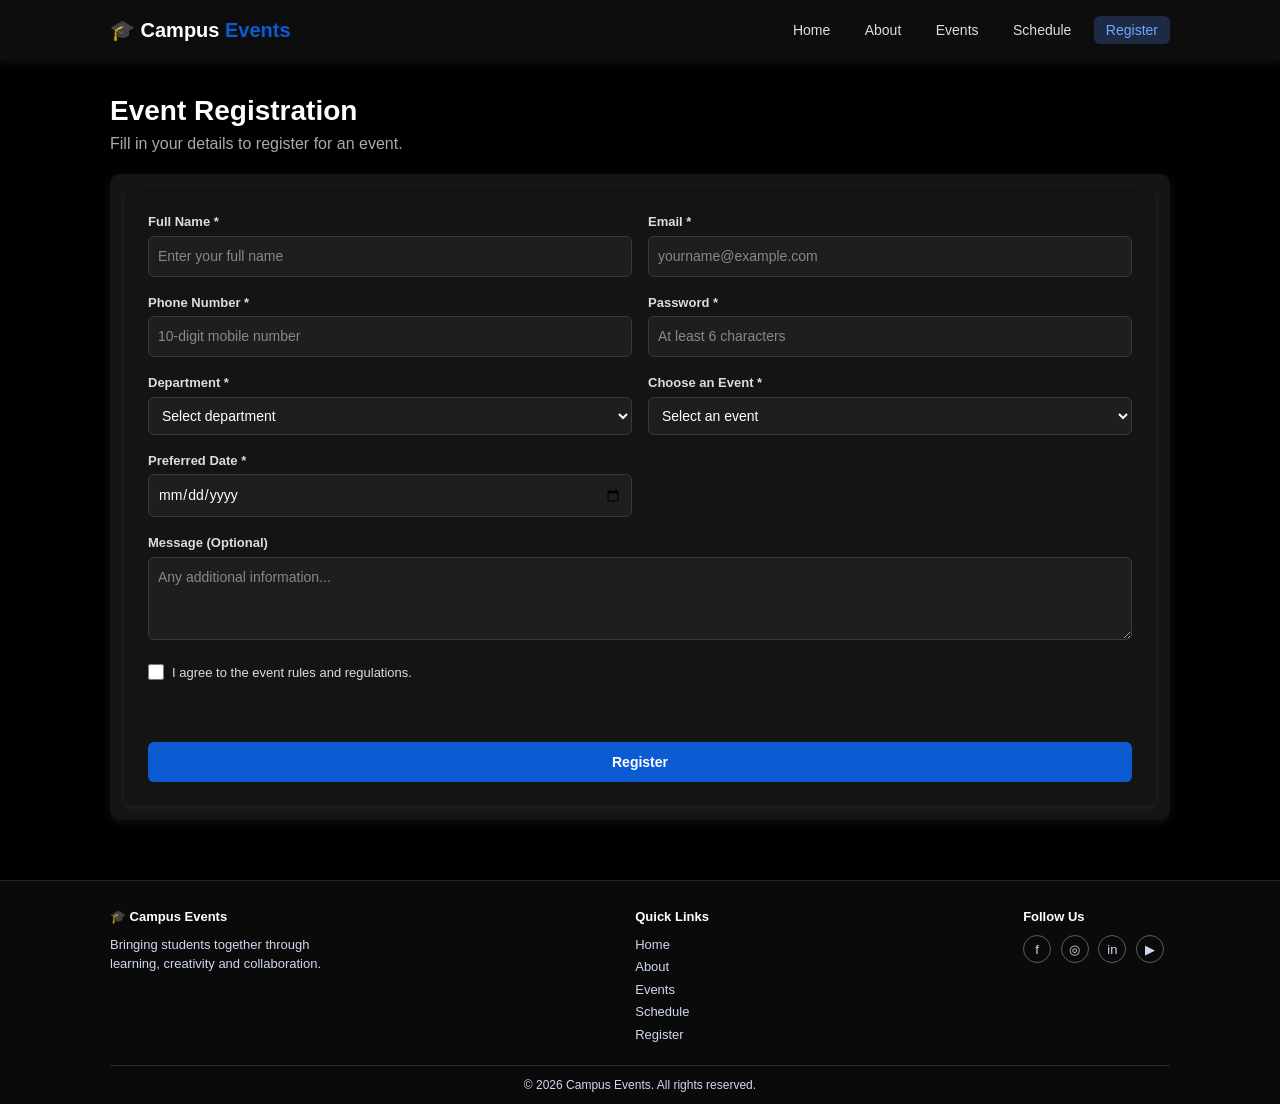
<file: Doodle Assesment-1/campus-events/register.html>
<!DOCTYPE html>
<html lang="en">
<head>
    <meta charset="UTF-8">
    <meta name="viewport" content="width=device-width, initial-scale=1">
    <title>Register | Campus Events</title>
    <link rel="stylesheet" href="style.css">
</head>
<body>

<header>
    <div class="wrap">
        <a class="logo" href="index.html">🎓 Campus <span>Events</span></a>
        <nav>
            <a href="index.html">Home</a>
            <a href="about.html">About</a>
            <a href="events.html">Events</a>
            <a href="schedule.html">Schedule</a>
            <a href="register.html" class="active">Register</a>
        </nav>
    </div>
</header>

<section>
    <div class="wrap">
        <h1 class="page-title">Event Registration</h1>
        <p class="sub">Fill in your details to register for an event.</p>

        <div class="card">
            <div class="body">
                <form id="registrationForm" novalidate>

                    <div>
                        <label for="name">Full Name *</label>
                        <input type="text" id="name"
                               placeholder="Enter your full name" required>
                    </div>

                    <div>
                        <label for="email">Email *</label>
                        <input type="email" id="email"
                               placeholder="yourname@example.com" required>
                    </div>

                    <div>
                        <label for="mobile">Phone Number *</label>
                        <input type="tel" id="mobile"
                               placeholder="10-digit mobile number" required>
                    </div>

                    <div>
                        <label for="password">Password *</label>
                        <input type="password" id="password"
                               placeholder="At least 6 characters" required>
                    </div>

                    <div>
                        <label for="department">Department *</label>
                        <select id="department" required>
                            <option value="">Select department</option>
                            <option value="CSE">CSE</option>
                            <option value="ECE">ECE</option>
                            <option value="EEE">EEE</option>
                            <option value="Mechanical">Mechanical</option>
                            <option value="Civil">Civil</option>
                        </select>
                    </div>

                    <div>
                        <label for="event">Choose an Event *</label>
                        <select id="event" required>
                            <option value="">Select an event</option>
                            <option value="Tech Fest 2026">Tech Fest 2026</option>
                            <option value="Cultural Day">Cultural Day</option>
                            <option value="Inter-College Sports Meet">
                                Inter-College Sports Meet
                            </option>
                            <option value="AI Workshop">AI Workshop</option>
                            <option value="Photography Contest">
                                Photography Contest
                            </option>
                            <option value="Career Guidance Talk">
                                Career Guidance Talk
                            </option>
                        </select>
                    </div>

                    <div>
                        <label for="date">Preferred Date *</label>
                        <input type="date" id="date" required>
                    </div>

                    <div class="full">
                        <label for="message">Message (Optional)</label>
                        <textarea id="message" rows="3"
                                  placeholder="Any additional information..."></textarea>
                    </div>

                   
                    <div class="full agreement-row">
                       <label for="agreement" class="agreement-label">
                       <input type="checkbox" id="agreement" required>
                       <span>I agree to the event rules and regulations.</span>
                     </label>
                    </div>


                    <div class="full">
                        <p id="formMessage" class="result"
                           role="status" aria-live="polite"></p>

                        <button class="btn full" type="submit">
                            Register
                        </button>
                    </div>

                </form>
            </div>
        </div>
    </div>
</section>

<footer>
    <div class="wrap">
        <div class="fcols">
            <div>
                <h4>🎓 Campus Events</h4>
                <p>Bringing students together through<br>
                learning, creativity and collaboration.</p>
            </div>

            <div>
                <h4>Quick Links</h4>
                <ul>
                    <li><a href="index.html">Home</a></li>
                    <li><a href="about.html">About</a></li>
                    <li><a href="events.html">Events</a></li>
                    <li><a href="schedule.html">Schedule</a></li>
                    <li><a href="register.html" class="active">Register</a></li>
                </ul>
            </div>

            <div class="social">
                <h4>Follow Us</h4>
                <a href="#">f</a>
                <a href="#">◎</a>
                <a href="#">in</a>
                <a href="#">▶</a>
            </div>
        </div>

        <p class="copy">© 2026 Campus Events. All rights reserved.</p>
    </div>
</footer>

<script src="script.js"></script>
</body>
</html>
</file>
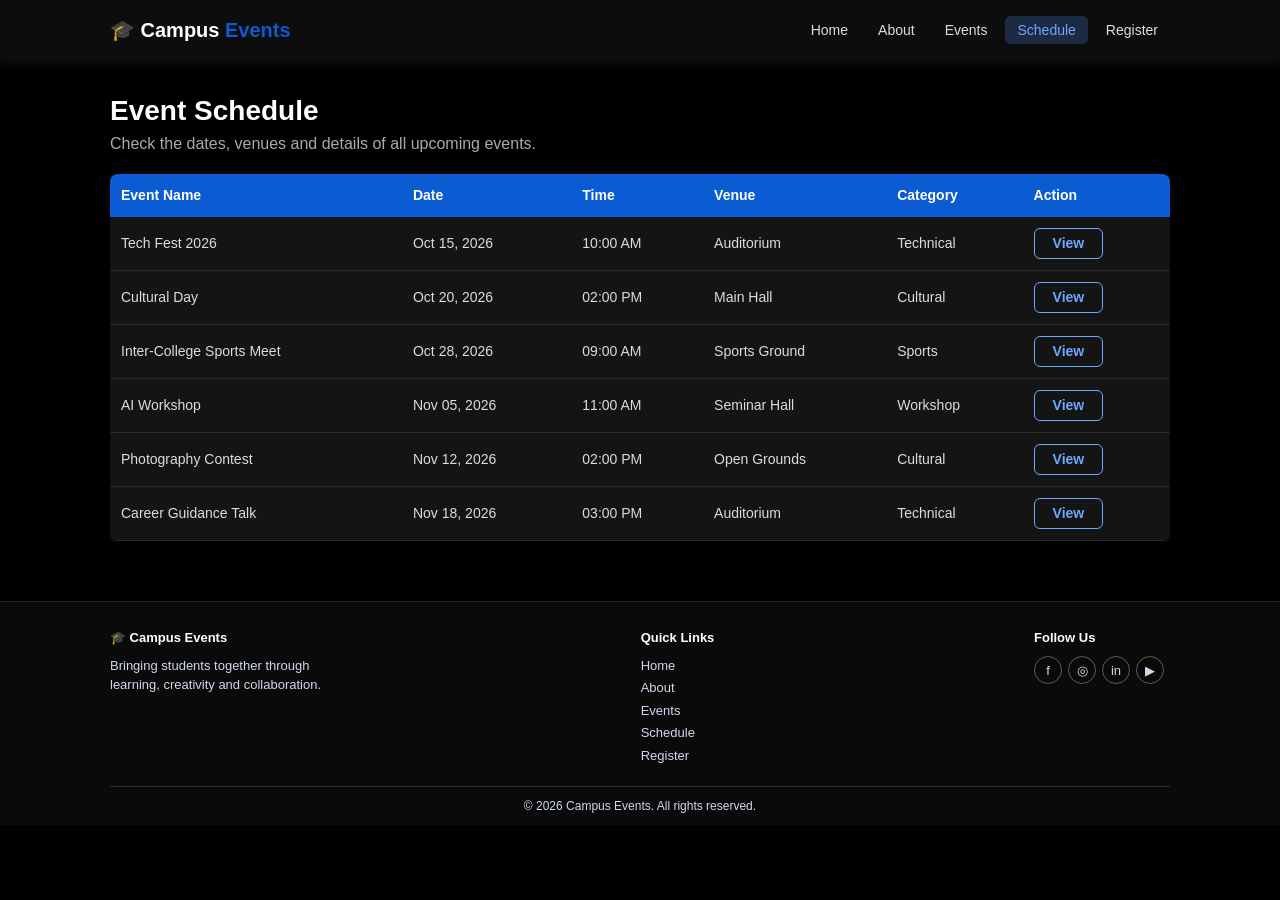
<file: Doodle Assesment-1/campus-events/schedule.html>
<!DOCTYPE html>
<html lang="en"><head><meta charset="UTF-8"><meta name="viewport" content="width=device-width,initial-scale=1">
<title>Schedule | Campus Events</title><link rel="stylesheet" href="style.css"></head><body>
<header><div class="wrap"><a class="logo" href="index.html">🎓 Campus <span>Events</span></a><nav><a href="index.html">Home</a><a href="about.html">About</a><a href="events.html">Events</a><a href="schedule.html" class=active>Schedule</a><a href="register.html">Register</a></nav></div></header>
<section><div class="wrap"><h1 class="page-title">Event Schedule</h1><p class="sub">Check the dates, venues and details of all upcoming events.</p>
<div style="overflow-x:auto"><table><tr><th>Event Name</th><th>Date</th><th>Time</th><th>Venue</th><th>Category</th><th>Action</th></tr><tr><td>Tech Fest 2026</td><td>Oct 15, 2026</td><td>10:00 AM</td><td>Auditorium</td><td>Technical</td><td><a class="btn" href="event-details.html#techfest">View</a></td></tr><tr><td>Cultural Day</td><td>Oct 20, 2026</td><td>02:00 PM</td><td>Main Hall</td><td>Cultural</td><td><a class="btn" href="event-details.html#cultural">View</a></td></tr><tr><td>Inter-College Sports Meet</td><td>Oct 28, 2026</td><td>09:00 AM</td><td>Sports Ground</td><td>Sports</td><td><a class="btn" href="event-details.html#sports">View</a></td></tr><tr><td>AI Workshop</td><td>Nov 05, 2026</td><td>11:00 AM</td><td>Seminar Hall</td><td>Workshop</td><td><a class="btn" href="event-details.html#workshop">View</a></td></tr><tr><td>Photography Contest</td><td>Nov 12, 2026</td><td>02:00 PM</td><td>Open Grounds</td><td>Cultural</td><td><a class="btn" href="event-details.html#photography">View</a></td></tr><tr><td>Career Guidance Talk</td><td>Nov 18, 2026</td><td>03:00 PM</td><td>Auditorium</td><td>Technical</td><td><a class="btn" href="event-details.html#career">View</a></td></tr></table></div></div></section><footer><div class="wrap"><div class="fcols">
<div><h4>🎓 Campus Events</h4><p>Bringing students together through<br>learning, creativity and collaboration.</p></div>
<div><h4>Quick Links</h4><ul><li><a href="index.html">Home</a></li><li><a href="about.html">About</a></li><li><a href="events.html">Events</a></li><li><a href="schedule.html">Schedule</a></li><li><a href="register.html">Register</a></li></ul></div>
<div class="social"><h4>Follow Us</h4><a href="#">f</a><a href="#">◎</a><a href="#">in</a><a href="#">▶</a></div>
</div><p class="copy">© 2026 Campus Events. All rights reserved.</p></div></footer></body></html>
</file>
<file: Doodle Assesment-1/campus-events/style.css>
* {
    box-sizing:border-box;
    margin:0;
    padding:0
}
body {
    font-family:'Segoe UI',Arial,sans-serif;
    color:#1e2a44;
    background:#f4f8ff;
    line-height:1.5
}
a {
    text-decoration:none;
    color:inherit
}
ul {
    list-style:none
}
:root {
    --blue:#0b5bd3;
    --navy:#0f2447;
    --soft:#eaf2ff
}
.wrap {
    max-width:1100px;
    margin:0 auto;
    padding:0 20px
}
/* header */
header {
    background:#fff;
    box-shadow:0 2px 8px #0001;
    position:sticky;
    top:0;
    z-index:5
}
header .wrap {
    display:flex;
    justify-content:space-between;
    align-items:center;
    height:60px;
    flex-wrap:wrap
}
.logo {
    font-weight:700;
    font-size:20px;
    color:var(--navy)
}
.logo span {
    color:var(--blue)
}
nav a {
    margin-left:6px;
    padding:6px 12px;
    border-radius:6px;
    font-size:14px
}
nav a:hover,nav a.active {
    background:var(--soft);
    color:var(--blue)
}
/* hero */
.hero {
    min-height:320px;
    display:flex;
    align-items:center;
    background:linear-gradient(90deg,#fffffff2 45%,#fff0),linear-gradient(135deg,#9cc3e8,#c7a77f 60%,#5f8f4e)
}
.hero.small {
    min-height:240px
}
.hero h1 {
    font-size:34px;
    color:var(--navy);
    margin-bottom:10px
}
.hero h1 b,.page-title b {
    color:var(--blue)
}
.hero p {
    max-width:460px;
    margin-bottom:18px;
    color:#3b4a66
}
.btn {
    display:inline-block;
    background:var(--blue);
    color:#fff;
    padding:10px 22px;
    border-radius:6px;
    font-weight:600;
    border:0;
    cursor:pointer;
    font-size:14px
}
.btn:hover {
    background:#0847a8
}
.btn.full {
    width:100%;
    padding:12px
}
/* sections */
section {
    padding:30px 0
}
h2 {
    color:var(--navy);
    font-size:22px;
    margin-bottom:14px
}
.row {
    display:flex;
    justify-content:space-between;
    align-items:center
}
.row a {
    color:var(--blue);
    font-size:14px
}
.grid {
    display:grid;
    gap:20px
}
.g3 {
    grid-template-columns:repeat(3,1fr)
}
.g4 {
    grid-template-columns:repeat(4,1fr)
}
.card {
    background:#fff;
    border-radius:10px;
    overflow:hidden;
    box-shadow:0 2px 10px #0b5bd31f
}
.card .img {
    height:130px;
    position:relative
}
.card .body {
    padding:14px
}
.card h3 {
    font-size:17px;
    color:var(--navy)
}
.card small {
    display:block;
    color:#5a6882;
    margin:4px 0
}
.card p {
    font-size:13px;
    color:#4b5a75;
    margin:8px 0 12px
}
.tag {
    position:absolute;
    left:10px;
    bottom:10px;
    font-size:12px;
    padding:2px 12px;
    border-radius:12px;
    background:#fff;
    font-weight:600
}
.t-tech {
    color:#1b6ee6
}
.t-cult {
    color:#e04040
}
.t-sport {
    color:#1a9a4a
}
.t-work {
    color:#e07a10
}
.i1 {
    background:url("images/img1.png") center/cover
}
.i2 {
    background:url("images/img2.jpg") center/cover
}
.i3 {
    background:url("images/sports meet.jpg") center/cover
}
.i4 {
    background:url("images/ai workshop.jpg") center/cover
}
.i5 {
    background:url("images/photo.jpg") center/cover
}
.i6 {
    background:url("images/guide.webp") center/cover
}
/* tiles */
.tile {
    border-radius:10px;
    padding:18px;
    text-align:center;
    font-weight:600;
    font-size:14px
}
.tile p {
    font-weight:400;
    font-size:12px;
    margin-top:4px;
    color:#4b5a75
}
.tile .ic {
    font-size:30px;
    display:block;
    margin-bottom:6px
}
.b1 {
    background:#dbe9ff
}
.b2 {
    background:#ffdfe0
}
.b3 {
    background:#dcf5e3
}
.b4 {
    background:#fff0cc
}
.mission .tile {
    background:#e3eeff
}
/* page title */
.page-title {
    font-size:28px;
    color:var(--navy)
}
.sub {
    color:#5a6882;
    margin-bottom:18px
}
.search {
    padding:9px 14px;
    border:1px solid #cdd8ee;
    border-radius:6px;
    width:230px
}
/* details */
.details {
    display:grid;
    grid-template-columns:1.6fr 1fr;
    gap:24px
}
.details .big {
    height:280px;
    border-radius:10px
}
.info {
    background:#fff;
    border-radius:10px;
    padding:18px;
    box-shadow:0 2px 10px #0b5bd31f
}
.info h3 {
    margin-bottom:12px
}
.info p {
    margin-bottom:12px;
    font-size:14px
}
.info p b {
    display:block;
    font-size:13px;
    color:#5a6882
}
.badge {
    background:var(--soft);
    color:var(--blue);
    padding:2px 10px;
    border-radius:12px;
    font-size:13px;
    margin-left:8px;
    vertical-align:middle
}
/* table */
table {
    width:100%;
    border-collapse:collapse;
    background:#fff;
    border-radius:8px;
    overflow:hidden;
    box-shadow:0 2px 10px #0b5bd31f
}
th {
    background:var(--blue);
    color:#fff;
    padding:11px;
    text-align:left;
    font-size:14px
}
td {
    padding:11px;
    border-bottom:1px solid #e3eaf7;
    font-size:14px
}
td .btn {
    padding:4px 18px;
    background:#fff;
    color:var(--blue);
    border:1px solid var(--blue)
}
/* form */
form {
    background:#fff;
    padding:24px;
    border-radius:10px;
    box-shadow:0 2px 10px #0b5bd31f;
    display:grid;
    grid-template-columns:1fr 1fr;
    gap:16px
}
form label {
    font-size:13px;
    font-weight:600;
    display:block;
    margin-bottom:4px
}
form label i {
    color:#e03030;
    font-style:normal
}
form input,form select,form textarea {
    width:100%;
    padding:9px;
    border:1px solid #cdd8ee;
    border-radius:6px;
    font:inherit;
    font-size:14px
}
form .full {
    grid-column:1/-1
}
/* footer */
footer {
    background:var(--navy);
    color:#cfd9ee;
    margin-top:30px;
    padding:26px 0 10px;
    font-size:13px
}
.fcols {
    display:flex;
    justify-content:space-between;
    flex-wrap:wrap;
    gap:20px
}
footer h4 {
    color:#fff;
    margin-bottom:8px
}
footer li {
    margin-bottom:3px
}
footer a:hover {
    color:#fff
}
.copy {
    text-align:center;
    border-top:1px solid #ffffff22;
    margin-top:18px;
    padding-top:10px;
    font-size:12px
}
.social a {
    display:inline-block;
    width:28px;
    height:28px;
    line-height:28px;
    text-align:center;
    border:1px solid #fff5;
    border-radius:50%;
    margin-right:6px
}
@media(max-width:800px) {
    .g3,.g4,.details,form {
        grid-template-columns:1fr
    }
    .hero h1 {
        font-size:26px
    }
}
/* ---------- Event images ---------- */
.i1 {
    background:url("images/techfest.jpg") center/cover no-repeat
}
.i2 {
    background:url("images/cultural.jpg") center/cover no-repeat
}
.i3 {
    background:url("images/sports meet.jpg") center/cover no-repeat
}
.i4 {
    background:url("images/ai workshop.jpg") center/cover no-repeat
}
.i5 {
    background:url("images/photography.jpg") center/cover no-repeat
}
.i6 {
    background:url("images/guide.webp") center/cover no-repeat
}
.i6 {
    background:url("images/guide.webp ") center/cover no-repeat
}
/* ---------- Image sizes ---------- */
.card .img {
    height:190px
}
/* event cards: make taller or shorter here */
.details .big {
    height:360px
}
/* big picture on the Event Details page */
/* ================= HOME BANNER (clear image) ================= */
.hero.home {
    background:linear-gradient(90deg,#000000a0 0%,#00000000 55%),              url("images/homeimg.png") center/cover no-repeat;
    min-height:420px;
}
.hero.home h1 {
    color:#fff
}
.hero.home p {
    color:#e6e6e6
}
/* ================= BLACK THEME ================= */
body {
    background:#000;
    color:#e8e8e8
}
header {
    background:#0d0d0d;
    box-shadow:0 2px 8px #ffffff14
}
.logo {
    color:#fff
}
nav a {
    color:#ddd
}
nav a:hover,nav a.active {
    background:#1c2a44;
    color:#6ea8ff
}
h2,.page-title,.hero h1 {
    color:#fff
}
.hero h1 b,.page-title b {
    color:#4d94ff
}
.sub {
    color:#aaa
}
.row a {
    color:#6ea8ff
}
.card,.info,form,table {
    background:#141414;
    box-shadow:0 2px 10px #ffffff12
}
.card h3,.info h3 {
    color:#fff
}
.card small,.card p,.info p b {
    color:#aaa
}
.info p {
    color:#ddd
}
.badge {
    background:#1c2a44;
    color:#6ea8ff
}
.tile {
    color:#fff
}
.mission .tile {
    background:#161d2b
}
.b1 {
    background:#132a52
}
.b2 {
    background:#4a1c1f
}
.b3 {
    background:#12361f
}
.b4 {
    background:#4a3a10
}
.tile p {
    color:#bbb
}
th {
    background:#0b5bd3;
    color:#fff
}
td {
    color:#ddd;
    border-bottom:1px solid #2a2a2a
}
td .btn {
    background:transparent;
    color:#6ea8ff;
    border:1px solid #6ea8ff
}
form label {
    color:#ddd
}
form input,form select,form textarea,.search {
    background:#1e1e1e;
    color:#fff;
    border:1px solid #3a3a3a
}
form input::placeholder,form textarea::placeholder,.search::placeholder {
    color:#888
}
footer {
    background:#0a0a0a;
    border-top:1px solid #222
}
/* ================= ABOUT BANNER ================= */
.hero.about {
    background:linear-gradient(90deg,#000000b0 0%,#00000000 55%),        url("images/aboutimg.png") center/cover no-repeat;
    min-height:420px;
}
.hero.about h1 {
    color:#fff
}
.hero.about p {
    color:#e6e6e6
}
/* ============ HOME + ABOUT BANNER TEXT ============ */
.hero.home,.hero.about {
    background-blend-mode:normal;
}
.hero.home {
    background:linear-gradient(90deg,#000000cc 0%, #000000800 50%,#00000000 80%),              url("images/homeimg.png") center/cover no-repeat;
}
.hero.about {
    background:linear-gradient(90deg,#000000cc 0%,#00000080 50%,#00000000 80%),              url("images/aboutimg.png") center/cover no-repeat;
}
/* Headings */
.hero.home h1,.hero.about h1 {
    font-size:48px !important;
    font-weight:800;
    color:#ffffff;
    letter-spacing:.5px;
    line-height:1.2;
    text-shadow:0 3px 10px #000000cc;
}
.hero.home h1 b,.hero.about h1 b {
    color:#5aa2ff;
}
/* Paragraphs */
.hero.home p,.hero.about p {
    font-size:20px;
    line-height:1.7;
    font-weight:500;
    color:#ffffff;
    max-width:620px;
    text-shadow:0 2px 8px #000000cc;
}
/* Button */
.hero.home .btn {
    font-size:17px;
    padding:13px 30px;
    background:#1a73ff;
    box-shadow:0 4px 14px #00000099;
}
.hero.home .btn:hover {
    background:#0b5bd3
}
/* Mobile */
@media(max-width:800px) {
    .hero.home h1,.hero.about h1 {
        font-size:32px !important
    }
    .hero.home p,.hero.about p {
        font-size:16px
    }
}
html {
    scroll-behavior:smooth
}
.event {
    scroll-margin-top:80px;
    padding:30px 0;
    border-bottom:1px solid #2a2a2a
}
.chips {
    display:flex;
    flex-wrap:wrap;
    gap:10px;
    margin-top:16px
}
.chips a {
    padding:6px 14px;
    border:1px solid #3a3a3a;
    border-radius:20px;
    font-size:13px;
    color:#ddd
}
.chips a:hover {
    background:#1c2a44;
    color:#6ea8ff;
    border-color:#6ea8ff
}
/* ================= JAVASCRIPT EVENT STYLES ================= */
.event-card {
    transition: transform 0.2s ease, border 0.2s ease,                 box-shadow 0.2s ease;
    border: 2px solid transparent;
}
/* Mouse enter and leave */
.event-card.pointer-inside {
    transform: translateY(-4px);
}
/* Double-click highlight */
.event-card.selected-event {
    border: 2px solid #4d94ff;
    background: #1c2a44;
}
/* Right-click highlight */
.event-card.right-clicked {
    outline: 2px dashed #bb86fc;
    outline-offset: 2px;
}
/* Event and form messages */
.result {
    margin: 12px 0;
    padding: 10px;
    border-radius: 6px;
    color: #6ea8ff;
    font-size: 14px;
}
/* Registration form feedback */
#formMessage {
    font-weight: 600;
}
/* Search field */
.search:focus, form input:focus, form select:focus, form textarea:focus {
    outline: 2px solid #4d94ff;
    outline-offset: 1px;
}
/* Keep card images and text readable on small screens */
@media (max-width: 800px) {
    .row {
        flex-direction: column;
        align-items: stretch;
        gap: 12px;
    }
    .search {
        width: 100%;
    }
}
/* Align the agreement checkbox and text */
.agreement-row {
    width: 100%;
}
.agreement-label {
    display: flex;
    align-items: center;
    gap: 8px;
    cursor: pointer;
    font-weight: 400;
}
.agreement-label input[type="checkbox"] {
    width: 16px;
    height: 16px;
    margin: 0;
    flex-shrink: 0;
    display: inline-block;
}
</file>
